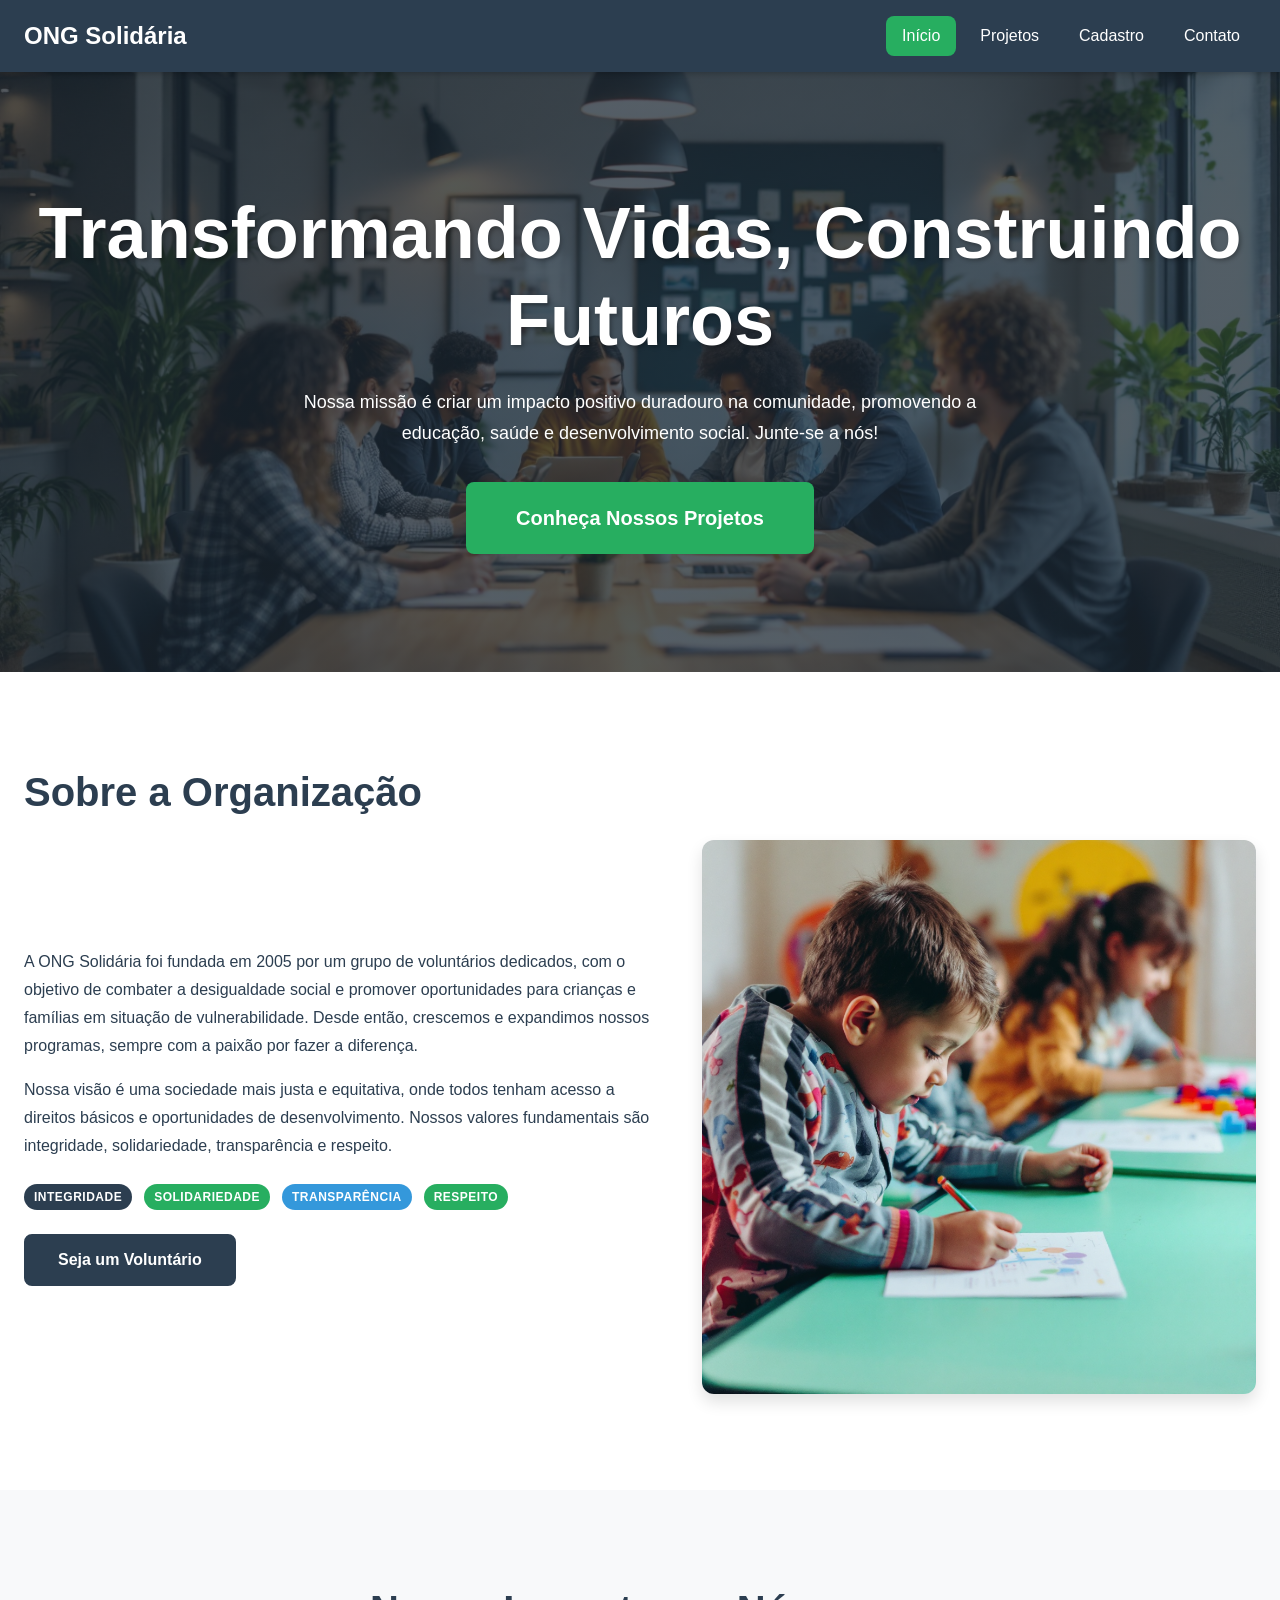
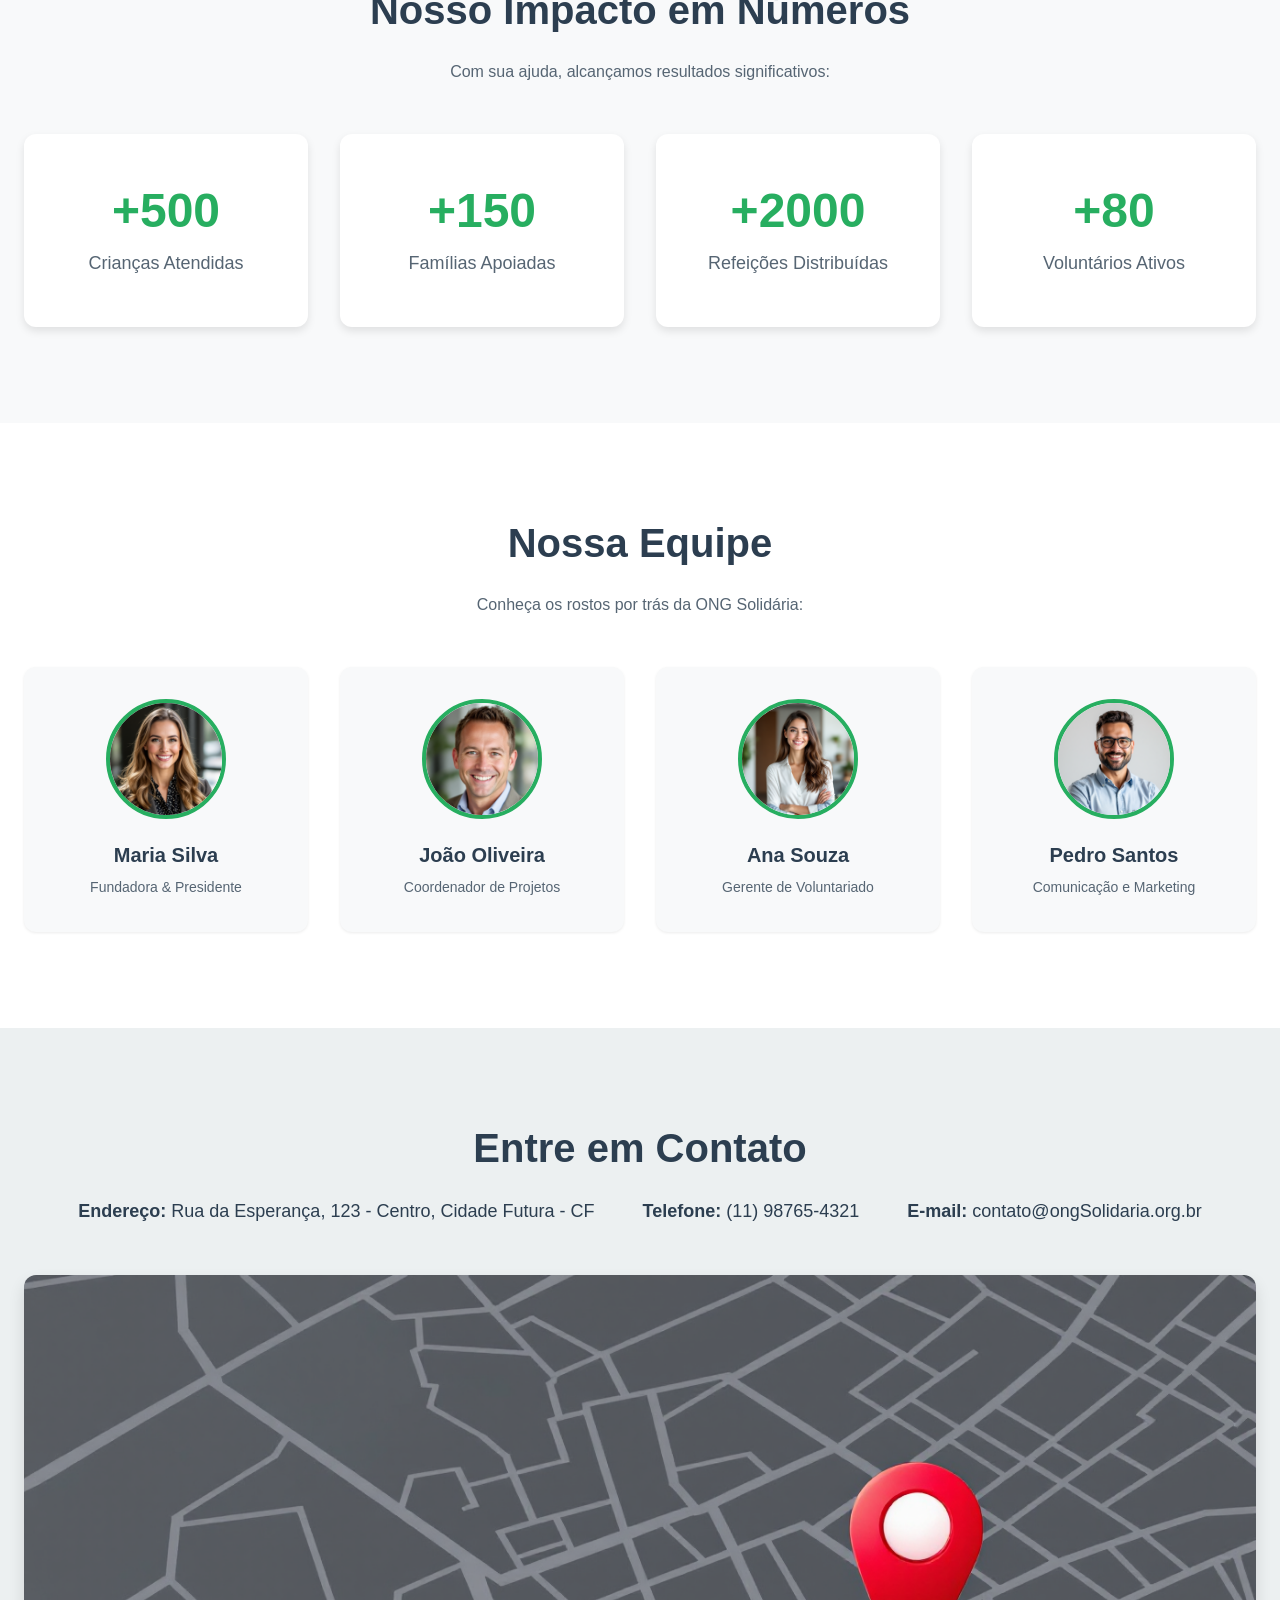
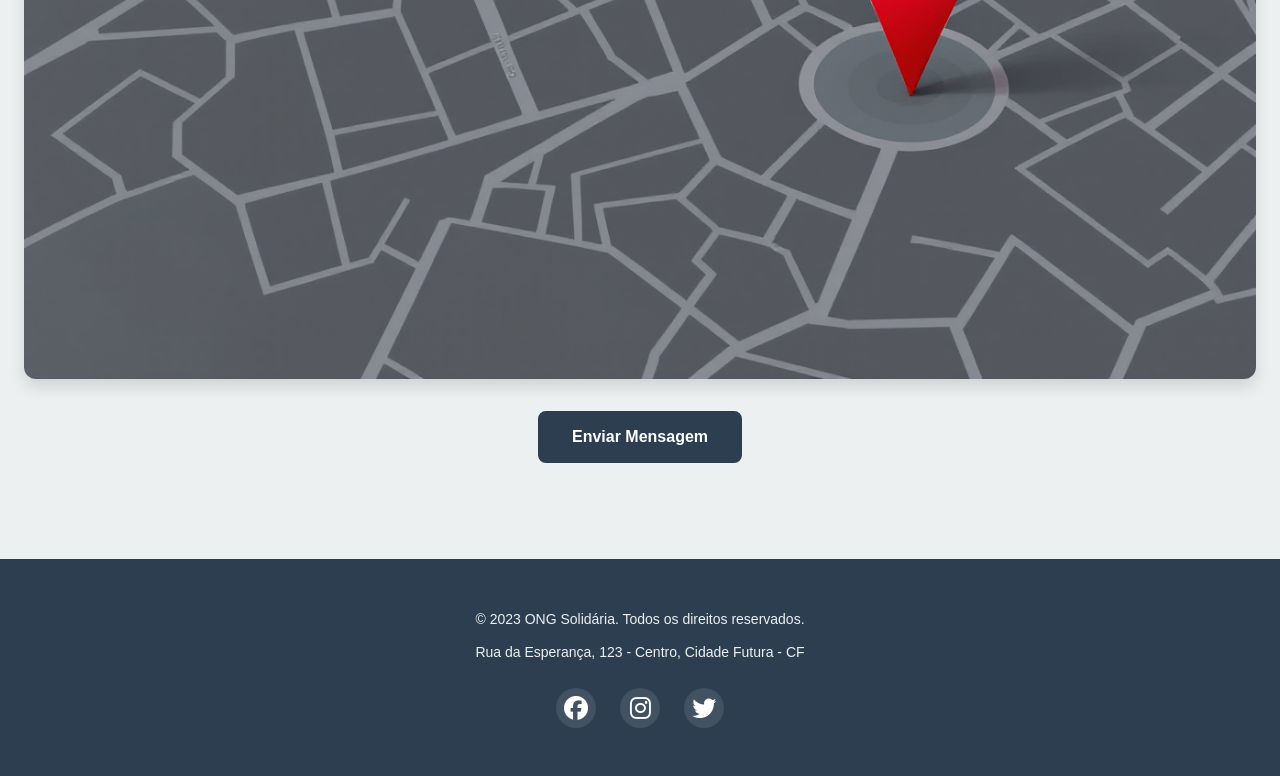
<file: index.html>
<!DOCTYPE html>
<html lang="pt-BR">
  <head>
    <meta charset="UTF-8" />
    <meta name="viewport" content="width=device-width, initial-scale=1.0" />
    <meta
      name="description"
      content="ONG Solidária - Transformando Vidas através de Projetos Sociais. Conheça nossa missão, impacto e como você pode ajudar."
    />
    <meta
      name="keywords"
      content="ONG, organização não governamental, projetos sociais, doação, voluntariado, impacto social, caridade, causas sociais"
    />
    <meta name="author" content="ONG Solidária" />
    <title>ONG Solidária - Transformando Vidas</title>
    <link rel="stylesheet" href="css/style.css" />
    <link
      rel="stylesheet"
      href="https://cdnjs.cloudflare.com/ajax/libs/font-awesome/6.4.0/css/all.min.css"
    />
  </head>
  <body>
    <div class="toast-container" id="toastContainer"></div>
    <div class="overlay" id="overlay"></div>

    <header>
      <div class="container">
        <a href="#/" class="logo">ONG Solidária</a>
        <nav id="mainNav">
          <ul>
            <li><a href="#/" data-route="/">Início</a></li>
            <li>
              <a href="#/projetos" data-route="/projetos">Projetos</a>
              <ul class="dropdown">
                <li><a href="#/projetos#educacao">Educação</a></li>
                <li><a href="#/projetos#saude">Saúde</a></li>
                <li><a href="#/projetos#meio-ambiente">Meio Ambiente</a></li>
                <li><a href="#/projetos#assistencia">Assistência Social</a></li>
              </ul>
            </li>
            <li><a href="#/cadastro" data-route="/cadastro">Cadastro</a></li>
            <li><a href="#/contato" data-route="/contato">Contato</a></li>
          </ul>
        </nav>
        <button class="menu-toggle" id="menuToggle" aria-label="Menu">
          <span></span><span></span><span></span>
        </button>
      </div>
    </header>

    <div class="mobile-menu" id="mobileMenu">
      <ul>
        <li><a href="#/">Início</a></li>
        <li><a href="#/projetos">Projetos</a></li>
        <li><a href="#/projetos#educacao">→ Educação</a></li>
        <li><a href="#/projetos#saude">→ Saúde</a></li>
        <li><a href="#/projetos#meio-ambiente">→ Meio Ambiente</a></li>
        <li><a href="#/projetos#assistencia">→ Assistência Social</a></li>
        <li><a href="#/cadastro">Cadastro</a></li>
        <li><a href="#/contato">Contato</a></li>
      </ul>
    </div>

    <main id="app" aria-live="polite"></main>

    <!-- Modais globais (injetados pelos templates quando necessário) -->
    <div class="modal" id="contactModal" aria-hidden="true"></div>
    <div class="modal" id="projectModal" aria-hidden="true"></div>

    <footer>
      <div class="container">
        <p>&copy; 2023 ONG Solidária. Todos os direitos reservados.</p>
        <p>Rua da Esperança, 123 - Centro, Cidade Futura - CF</p>
        <div class="social-links">
          <a href="https://facebook.com/sua-ong" aria-label="Facebook"
            ><i class="fab fa-facebook"></i
          ></a>
          <a href="https://instagram.com/sua-ong" aria-label="Instagram"
            ><i class="fab fa-instagram"></i
          ></a>
          <a href="https://twitter.com/sua-ong" aria-label="Twitter"
            ><i class="fab fa-twitter"></i
          ></a>
        </div>
      </div>
    </footer>

    <script src="js/core/templates.js"></script>
    <script src="js/core/router.js"></script>
    <script src="js/features/ui/toast.js"></script>
    <script src="js/features/ui/modal.js"></script>
    <script src="js/features/forms/validation.js"></script>
    <script src="js/features/navigation/menu.js"></script>
    <script src="js/features/animations/observer.js"></script>
    <script src="js/app.js"></script>
  </body>
</html>
</file>
<file: css/style.css>
/* ========================================
   SISTEMA DE DESIGN - VARIÁVEIS CSS
   ======================================== */

:root {
  /* Paleta de Cores Primárias */
  --color-primary-dark: #1a252f;
  --color-primary: #2c3e50;
  --color-primary-light: #34495e;

  /* Paleta de Cores Secundárias */
  --color-secondary-dark: #1e8449;
  --color-secondary: #27ae60;
  --color-secondary-light: #52be80;

  /* Cores Neutras */
  --color-white: #ffffff;
  --color-gray-50: #f8f9fa;
  --color-gray-100: #ecf0f1;
  --color-gray-200: #d5dbdb;
  --color-gray-300: #bdc3c7;
  --color-gray-400: #95a5a6;
  --color-gray-500: #7f8c8d;
  --color-gray-600: #566573;
  --color-gray-700: #34495e;
  --color-gray-800: #2c3e50;
  --color-gray-900: #1c2833;

  /* Cores de Feedback */
  --color-success: #27ae60;
  --color-warning: #f39c12;
  --color-error: #e74c3c;
  --color-info: #3498db;

  /* Sistema de Espaçamento Modular */
  --space-xs: 8px;
  --space-sm: 16px;
  --space-md: 24px;
  --space-lg: 32px;
  --space-xl: 48px;
  --space-2xl: 64px;
  --space-3xl: 96px;

  /* Tipografia Hierárquica */
  --font-size-xs: 0.75rem; /* 12px */
  --font-size-sm: 0.875rem; /* 14px */
  --font-size-base: 1rem; /* 16px */
  --font-size-md: 1.125rem; /* 18px */
  --font-size-lg: 1.25rem; /* 20px */
  --font-size-xl: 1.5rem; /* 24px */
  --font-size-2xl: 2rem; /* 32px */
  --font-size-3xl: 2.5rem; /* 40px */
  --font-size-4xl: 3rem; /* 48px */

  /* Pesos de Fonte */
  --font-weight-light: 300;
  --font-weight-normal: 400;
  --font-weight-medium: 500;
  --font-weight-semibold: 600;
  --font-weight-bold: 700;

  /* Alturas de Linha */
  --line-height-tight: 1.2;
  --line-height-normal: 1.5;
  --line-height-relaxed: 1.75;

  /* Bordas e Raios */
  --radius-sm: 4px;
  --radius-md: 8px;
  --radius-lg: 12px;
  --radius-xl: 16px;
  --radius-full: 9999px;

  /* Sombras */
  --shadow-sm: 0 1px 3px rgba(0, 0, 0, 0.08);
  --shadow-md: 0 4px 8px rgba(0, 0, 0, 0.1);
  --shadow-lg: 0 8px 16px rgba(0, 0, 0, 0.12);
  --shadow-xl: 0 12px 24px rgba(0, 0, 0, 0.15);

  /* Transições */
  --transition-fast: 150ms ease-in-out;
  --transition-base: 250ms ease-in-out;
  --transition-slow: 350ms ease-in-out;

  /* Breakpoints (para referência em JS) */
  --breakpoint-xs: 480px;
  --breakpoint-sm: 640px;
  --breakpoint-md: 768px;
  --breakpoint-lg: 1024px;
  --breakpoint-xl: 1280px;
}

/* ========================================
   RESET E CONFIGURAÇÕES GLOBAIS
   ======================================== */

*,
*::before,
*::after {
  margin: 0;
  padding: 0;
  box-sizing: border-box;
}

html {
  scroll-behavior: smooth;
  font-size: 16px;
}

body {
  font-family: -apple-system, BlinkMacSystemFont, "Segoe UI", Roboto,
    "Helvetica Neue", Arial, sans-serif;
  line-height: var(--line-height-normal);
  color: var(--color-gray-800);
  background-color: var(--color-gray-50);
  overflow-x: hidden;
}

img {
  max-width: 100%;
  height: auto;
  display: block;
}

a {
  color: var(--color-secondary);
  text-decoration: none;
  transition: color var(--transition-base);
}

a:hover {
  color: var(--color-secondary-dark);
}

ul {
  list-style: none;
}

button {
  font-family: inherit;
  cursor: pointer;
}

/* ========================================
   SISTEMA DE GRID CUSTOMIZADO (12 COLUNAS)
   ======================================== */

.grid-container {
  display: grid;
  grid-template-columns: repeat(12, 1fr);
  gap: var(--space-md);
  width: 100%;
}

.col-1 {
  grid-column: span 1;
}
.col-2 {
  grid-column: span 2;
}
.col-3 {
  grid-column: span 3;
}
.col-4 {
  grid-column: span 4;
}
.col-5 {
  grid-column: span 5;
}
.col-6 {
  grid-column: span 6;
}
.col-7 {
  grid-column: span 7;
}
.col-8 {
  grid-column: span 8;
}
.col-9 {
  grid-column: span 9;
}
.col-10 {
  grid-column: span 10;
}
.col-11 {
  grid-column: span 11;
}
.col-12 {
  grid-column: span 12;
}

/* ========================================
   TIPOGRAFIA
   ======================================== */

h1,
h2,
h3,
h4,
h5,
h6 {
  color: var(--color-primary);
  line-height: var(--line-height-tight);
  font-weight: var(--font-weight-bold);
  margin-bottom: var(--space-md);
}

h1 {
  font-size: var(--font-size-4xl);
}
h2 {
  font-size: var(--font-size-3xl);
}
h3 {
  font-size: var(--font-size-2xl);
}
h4 {
  font-size: var(--font-size-xl);
}
h5 {
  font-size: var(--font-size-lg);
}
h6 {
  font-size: var(--font-size-md);
}

p {
  margin-bottom: var(--space-sm);
  line-height: var(--line-height-relaxed);
}

.text-xs {
  font-size: var(--font-size-xs);
}
.text-sm {
  font-size: var(--font-size-sm);
}
.text-base {
  font-size: var(--font-size-base);
}
.text-lg {
  font-size: var(--font-size-lg);
}
.text-xl {
  font-size: var(--font-size-xl);
}

/* ========================================
   CONTAINER E LAYOUT
   ======================================== */

.container {
  max-width: 1200px;
  margin: 0 auto;
  padding: 0 var(--space-sm);
}

section {
  padding: var(--space-2xl) 0;
}

/* ========================================
   HEADER E NAVEGAÇÃO
   ======================================== */

header {
  background-color: var(--color-primary);
  color: var(--color-white);
  padding: var(--space-sm) 0;
  position: sticky;
  top: 0;
  z-index: 1000;
  box-shadow: var(--shadow-md);
}

header .container {
  display: flex;
  justify-content: space-between;
  align-items: center;
}

.logo {
  font-size: var(--font-size-xl);
  font-weight: var(--font-weight-bold);
  color: var(--color-white);
  transition: transform var(--transition-base);
}

.logo:hover {
  transform: scale(1.05);
  color: var(--color-white);
}

/* Navegação Desktop */
nav {
  display: none;
}

nav ul {
  display: flex;
  gap: var(--space-xs);
  align-items: center;
}

nav ul li {
  position: relative;
}

nav ul li a {
  color: var(--color-white);
  font-weight: var(--font-weight-medium);
  padding: var(--space-xs) var(--space-sm);
  border-radius: var(--radius-md);
  transition: background-color var(--transition-base);
  display: block;
}

nav ul li a:hover,
nav ul li a.active {
  background-color: var(--color-secondary);
  color: var(--color-white);
}

/* Submenu Dropdown */
nav ul li .dropdown {
  position: absolute;
  top: 100%;
  left: 0;
  background-color: var(--color-white);
  min-width: 200px;
  box-shadow: var(--shadow-lg);
  border-radius: var(--radius-md);
  opacity: 0;
  visibility: hidden;
  transform: translateY(-10px);
  transition: all var(--transition-base);
  margin-top: var(--space-xs);
}

nav ul li:hover .dropdown {
  opacity: 1;
  visibility: visible;
  transform: translateY(0);
}

nav ul li .dropdown li {
  border-bottom: 1px solid var(--color-gray-100);
}

nav ul li .dropdown li:last-child {
  border-bottom: none;
}

nav ul li .dropdown a {
  color: var(--color-gray-700);
  padding: var(--space-sm);
  border-radius: 0;
}

nav ul li .dropdown a:hover {
  background-color: var(--color-gray-50);
  color: var(--color-secondary);
}

/* Menu Hambúrguer Mobile */
.menu-toggle {
  display: flex;
  flex-direction: column;
  gap: 5px;
  background: none;
  border: none;
  cursor: pointer;
  padding: var(--space-xs);
  z-index: 1001;
}

.menu-toggle span {
  width: 25px;
  height: 3px;
  background-color: var(--color-white);
  border-radius: var(--radius-sm);
  transition: all var(--transition-base);
}

.menu-toggle.active span:nth-child(1) {
  transform: rotate(45deg) translate(7px, 7px);
}

.menu-toggle.active span:nth-child(2) {
  opacity: 0;
}

.menu-toggle.active span:nth-child(3) {
  transform: rotate(-45deg) translate(7px, -7px);
}

/* Menu Mobile */
.mobile-menu {
  position: fixed;
  top: 0;
  right: -100%;
  width: 280px;
  height: 100vh;
  background-color: var(--color-primary-light);
  padding: var(--space-2xl) var(--space-md);
  box-shadow: var(--shadow-xl);
  transition: right var(--transition-slow);
  z-index: 999;
  overflow-y: auto;
}

.mobile-menu.active {
  right: 0;
}

.mobile-menu ul {
  display: flex;
  flex-direction: column;
  gap: var(--space-sm);
}

.mobile-menu ul li a {
  color: var(--color-white);
  padding: var(--space-sm);
  display: block;
  border-radius: var(--radius-md);
  font-weight: var(--font-weight-medium);
  transition: background-color var(--transition-base);
}

.mobile-menu ul li a:hover,
.mobile-menu ul li a.active {
  background-color: var(--color-secondary);
}

/* Overlay para menu mobile */
.overlay {
  position: fixed;
  top: 0;
  left: 0;
  width: 100%;
  height: 100%;
  background-color: rgba(0, 0, 0, 0.5);
  opacity: 0;
  visibility: hidden;
  transition: all var(--transition-base);
  z-index: 998;
}

.overlay.active {
  opacity: 1;
  visibility: visible;
}

/* ========================================
   SISTEMA DE BOTÕES
   ======================================== */

.btn {
  display: inline-block;
  background-color: var(--color-secondary);
  color: var(--color-white);
  padding: var(--space-sm) var(--space-lg);
  border-radius: var(--radius-md);
  font-weight: var(--font-weight-semibold);
  text-align: center;
  border: 2px solid transparent;
  cursor: pointer;
  transition: all var(--transition-base);
  font-size: var(--font-size-base);
  line-height: 1;
}

.btn:hover {
  background-color: var(--color-secondary-dark);
  transform: translateY(-2px);
  box-shadow: var(--shadow-md);
  color: var(--color-white);
}

.btn:active {
  transform: translateY(0);
  box-shadow: var(--shadow-sm);
}

.btn:focus {
  outline: none;
  box-shadow: 0 0 0 3px rgba(39, 174, 96, 0.3);
}

.btn:disabled {
  background-color: var(--color-gray-300);
  color: var(--color-gray-500);
  cursor: not-allowed;
  transform: none;
  box-shadow: none;
}

.btn-primary {
  background-color: var(--color-primary);
  border-color: var(--color-primary);
}

.btn-primary:hover {
  background-color: var(--color-primary-dark);
  color: var(--color-white);
}

.btn-primary:focus {
  box-shadow: 0 0 0 3px rgba(44, 62, 80, 0.3);
}

.btn-outline {
  background-color: transparent;
  color: var(--color-secondary);
  border-color: var(--color-secondary);
}

.btn-outline:hover {
  background-color: var(--color-secondary);
  color: var(--color-white);
}

.btn-sm {
  padding: var(--space-xs) var(--space-sm);
  font-size: var(--font-size-sm);
}

.btn-lg {
  padding: var(--space-md) var(--space-xl);
  font-size: var(--font-size-lg);
}

/* ========================================
   BADGES E TAGS
   ======================================== */

.badge {
  display: inline-block;
  padding: 4px 10px;
  border-radius: var(--radius-full);
  font-size: var(--font-size-xs);
  font-weight: var(--font-weight-semibold);
  text-transform: uppercase;
  letter-spacing: 0.5px;
}

.badge-primary {
  background-color: var(--color-primary);
  color: var(--color-white);
}

.badge-secondary {
  background-color: var(--color-secondary);
  color: var(--color-white);
}

.badge-success {
  background-color: var(--color-success);
  color: var(--color-white);
}

.badge-warning {
  background-color: var(--color-warning);
  color: var(--color-white);
}

.badge-error {
  background-color: var(--color-error);
  color: var(--color-white);
}

.badge-info {
  background-color: var(--color-info);
  color: var(--color-white);
}

.badge-light {
  background-color: var(--color-gray-100);
  color: var(--color-gray-700);
}

.tag {
  display: inline-block;
  background-color: var(--color-gray-100);
  color: var(--color-gray-700);
  padding: 6px 12px;
  border-radius: var(--radius-md);
  font-size: var(--font-size-sm);
  font-weight: var(--font-weight-medium);
  margin: 4px;
  transition: all var(--transition-base);
}

.tag:hover {
  background-color: var(--color-secondary);
  color: var(--color-white);
  transform: translateY(-2px);
}

/* ========================================
   COMPONENTES DE FEEDBACK
   ======================================== */

/* Alerts */
.alert {
  padding: var(--space-md);
  border-radius: var(--radius-md);
  margin-bottom: var(--space-md);
  border-left: 4px solid;
  display: flex;
  align-items: flex-start;
  gap: var(--space-sm);
  animation: slideInDown 0.3s ease-out;
}

@keyframes slideInDown {
  from {
    opacity: 0;
    transform: translateY(-20px);
  }
  to {
    opacity: 1;
    transform: translateY(0);
  }
}

.alert-success {
  background-color: #d4edda;
  border-color: var(--color-success);
  color: #155724;
}

.alert-warning {
  background-color: #fff3cd;
  border-color: var(--color-warning);
  color: #856404;
}

.alert-error {
  background-color: #f8d7da;
  border-color: var(--color-error);
  color: #721c24;
}

.alert-info {
  background-color: #d1ecf1;
  border-color: var(--color-info);
  color: #0c5460;
}

.alert .alert-icon {
  font-size: var(--font-size-xl);
  flex-shrink: 0;
}

.alert .alert-content {
  flex: 1;
}

.alert .alert-title {
  font-weight: var(--font-weight-bold);
  margin-bottom: var(--space-xs);
}

.alert .alert-close {
  background: none;
  border: none;
  font-size: var(--font-size-xl);
  cursor: pointer;
  opacity: 0.6;
  transition: opacity var(--transition-base);
  padding: 0;
  line-height: 1;
}

.alert .alert-close:hover {
  opacity: 1;
}

/* Toast Notifications */
.toast-container {
  position: fixed;
  top: var(--space-md);
  right: var(--space-md);
  z-index: 9999;
  display: flex;
  flex-direction: column;
  gap: var(--space-sm);
  max-width: 400px;
}

.toast {
  background-color: var(--color-white);
  padding: var(--space-md);
  border-radius: var(--radius-md);
  box-shadow: var(--shadow-xl);
  display: flex;
  align-items: flex-start;
  gap: var(--space-sm);
  animation: slideInRight 0.3s ease-out;
  border-left: 4px solid;
}

@keyframes slideInRight {
  from {
    opacity: 0;
    transform: translateX(100%);
  }
  to {
    opacity: 1;
    transform: translateX(0);
  }
}

.toast.toast-success {
  border-color: var(--color-success);
}
.toast.toast-warning {
  border-color: var(--color-warning);
}
.toast.toast-error {
  border-color: var(--color-error);
}
.toast.toast-info {
  border-color: var(--color-info);
}

.toast .toast-icon {
  font-size: var(--font-size-xl);
  flex-shrink: 0;
}

.toast.toast-success .toast-icon {
  color: var(--color-success);
}
.toast.toast-warning .toast-icon {
  color: var(--color-warning);
}
.toast.toast-error .toast-icon {
  color: var(--color-error);
}
.toast.toast-info .toast-icon {
  color: var(--color-info);
}

.toast .toast-content {
  flex: 1;
}

.toast .toast-title {
  font-weight: var(--font-weight-bold);
  margin-bottom: 4px;
  color: var(--color-gray-800);
}

.toast .toast-message {
  font-size: var(--font-size-sm);
  color: var(--color-gray-600);
}

.toast .toast-close {
  background: none;
  border: none;
  font-size: var(--font-size-lg);
  cursor: pointer;
  opacity: 0.5;
  transition: opacity var(--transition-base);
  padding: 0;
  line-height: 1;
  color: var(--color-gray-600);
}

.toast .toast-close:hover {
  opacity: 1;
}

/* Modal */
.modal {
  position: fixed;
  top: 0;
  left: 0;
  width: 100%;
  height: 100%;
  background-color: rgba(0, 0, 0, 0.6);
  display: flex;
  align-items: center;
  justify-content: center;
  z-index: 9998;
  opacity: 0;
  visibility: hidden;
  transition: all var(--transition-base);
  padding: var(--space-md);
}

.modal.active {
  opacity: 1;
  visibility: visible;
}

.modal-content {
  background-color: var(--color-white);
  border-radius: var(--radius-lg);
  max-width: 600px;
  width: 100%;
  max-height: 90vh;
  overflow-y: auto;
  box-shadow: var(--shadow-xl);
  transform: scale(0.9);
  transition: transform var(--transition-base);
}

.modal.active .modal-content {
  transform: scale(1);
}

.modal-header {
  padding: var(--space-md) var(--space-lg);
  border-bottom: 1px solid var(--color-gray-200);
  display: flex;
  justify-content: space-between;
  align-items: center;
}

.modal-title {
  font-size: var(--font-size-xl);
  font-weight: var(--font-weight-bold);
  color: var(--color-primary);
  margin: 0;
}

.modal-close {
  background: none;
  border: none;
  font-size: var(--font-size-2xl);
  cursor: pointer;
  color: var(--color-gray-500);
  transition: color var(--transition-base);
  padding: 0;
  line-height: 1;
}

.modal-close:hover {
  color: var(--color-gray-800);
}

.modal-body {
  padding: var(--space-lg);
}

.modal-footer {
  padding: var(--space-md) var(--space-lg);
  border-top: 1px solid var(--color-gray-200);
  display: flex;
  justify-content: flex-end;
  gap: var(--space-sm);
}

/* ========================================
   HERO SECTION
   ======================================== */

.hero {
  background: linear-gradient(rgba(28, 40, 51, 0.75), rgba(28, 40, 51, 0.75)),
    url("../imagens/hero-banner.jpg") no-repeat center center/cover;
  color: var(--color-white);
  text-align: center;
  padding: var(--space-3xl) 0;
  min-height: 500px;
  display: flex;
  align-items: center;
  justify-content: center;
}

.hero h1 {
  color: var(--color-white);
  font-size: var(--font-size-3xl);
  margin-bottom: var(--space-md);
  text-shadow: 2px 2px 4px rgba(0, 0, 0, 0.3);
}

.hero p {
  font-size: var(--font-size-md);
  max-width: 700px;
  margin: 0 auto var(--space-lg);
  line-height: var(--line-height-relaxed);
}

/* ========================================
   SEÇÃO SOBRE
   ======================================== */

.about-section {
  background-color: var(--color-white);
}

.about-section .content {
  display: flex;
  flex-direction: column;
  gap: var(--space-lg);
  align-items: center;
}

.about-section .text-content {
  flex: 1;
}

.about-section img {
  width: 100%;
  max-width: 500px;
  border-radius: var(--radius-lg);
  box-shadow: var(--shadow-lg);
}

/* ========================================
   SEÇÃO DE IMPACTO
   ======================================== */

.impact-section {
  background-color: var(--color-gray-50);
  text-align: center;
}

.impact-section > .container > p {
  max-width: 600px;
  margin: 0 auto var(--space-xl);
  color: var(--color-gray-600);
}

.impact-grid {
  display: grid;
  grid-template-columns: repeat(auto-fit, minmax(200px, 1fr));
  gap: var(--space-lg);
}

.impact-item {
  background-color: var(--color-white);
  padding: var(--space-xl) var(--space-md);
  border-radius: var(--radius-lg);
  box-shadow: var(--shadow-md);
  transition: all var(--transition-base);
}

.impact-item:hover {
  transform: translateY(-8px);
  box-shadow: var(--shadow-xl);
}

.impact-item h3 {
  color: var(--color-secondary);
  font-size: var(--font-size-4xl);
  margin-bottom: var(--space-xs);
  font-weight: var(--font-weight-bold);
}

.impact-item p {
  color: var(--color-gray-600);
  font-size: var(--font-size-md);
  margin: 0;
}

/* ========================================
   SEÇÃO DE EQUIPE
   ======================================== */

.team-section {
  background-color: var(--color-white);
  text-align: center;
}

.team-section > .container > p {
  max-width: 600px;
  margin: 0 auto var(--space-xl);
  color: var(--color-gray-600);
}

.team-grid {
  display: grid;
  grid-template-columns: repeat(auto-fit, minmax(240px, 1fr));
  gap: var(--space-lg);
}

.team-member {
  background-color: var(--color-gray-50);
  padding: var(--space-lg);
  border-radius: var(--radius-lg);
  box-shadow: var(--shadow-sm);
  transition: all var(--transition-base);
}

.team-member:hover {
  box-shadow: var(--shadow-lg);
  transform: translateY(-5px);
}

.team-member img {
  width: 120px;
  height: 120px;
  border-radius: var(--radius-full);
  object-fit: cover;
  margin: 0 auto var(--space-md);
  border: 4px solid var(--color-secondary);
}

.team-member h3 {
  margin-bottom: var(--space-xs);
  color: var(--color-primary);
  font-size: var(--font-size-lg);
}

.team-member p {
  color: var(--color-gray-600);
  font-size: var(--font-size-sm);
  margin: 0;
}

/* ========================================
   SEÇÃO DE CONTATO
   ======================================== */

.contact-section {
  background-color: var(--color-gray-100);
  text-align: center;
}

.contact-info {
  display: flex;
  flex-direction: column;
  gap: var(--space-sm);
  margin-bottom: var(--space-xl);
}

.contact-info p {
  font-size: var(--font-size-md);
  margin: 0;
}

.contact-info a {
  color: var(--color-primary);
  font-weight: var(--font-weight-medium);
}

.contact-map {
  border-radius: var(--radius-lg);
  overflow: hidden;
  box-shadow: var(--shadow-lg);
}

.contact-map img {
  width: 100%;
  height: auto;
}

/* ========================================
   SEÇÃO DE PROJETOS
   ======================================== */

.projects-section {
  background-color: var(--color-gray-50);
}

.projects-section h1 {
  text-align: center;
  margin-bottom: var(--space-md);
}

.projects-section > .container > p {
  text-align: center;
  max-width: 700px;
  margin: 0 auto var(--space-xl);
  color: var(--color-gray-600);
}

.project-grid {
  display: grid;
  grid-template-columns: repeat(auto-fit, minmax(280px, 1fr));
  gap: var(--space-lg);
}

.project-card {
  background-color: var(--color-white);
  border-radius: var(--radius-lg);
  box-shadow: var(--shadow-md);
  overflow: hidden;
  display: flex;
  flex-direction: column;
  transition: all var(--transition-base);
}

.project-card:hover {
  transform: translateY(-8px);
  box-shadow: var(--shadow-xl);
}

.project-card img {
  width: 100%;
  height: 220px;
  object-fit: cover;
}

.project-card-content {
  padding: var(--space-lg);
  flex-grow: 1;
  display: flex;
  flex-direction: column;
}

.project-card h3 {
  font-size: var(--font-size-xl);
  margin-bottom: var(--space-sm);
}

.project-card .category {
  display: inline-block;
  background-color: var(--color-secondary-light);
  color: var(--color-white);
  font-size: var(--font-size-xs);
  font-weight: var(--font-weight-semibold);
  padding: 6px 12px;
  border-radius: var(--radius-full);
  margin-bottom: var(--space-md);
  text-transform: uppercase;
  letter-spacing: 0.5px;
}

.project-card p {
  font-size: var(--font-size-base);
  line-height: var(--line-height-relaxed);
  color: var(--color-gray-600);
  margin-bottom: var(--space-md);
  flex-grow: 1;
}

.project-card .btn {
  align-self: flex-start;
}

/* ========================================
   SEÇÃO VOLUNTÁRIO E DOAÇÃO
   ======================================== */

.volunteer-section,
.donate-section {
  background-color: var(--color-white);
}

.volunteer-section h2,
.donate-section h2 {
  text-align: center;
  margin-bottom: var(--space-lg);
}

.volunteer-section .content,
.donate-section .content {
  display: flex;
  flex-direction: column;
  gap: var(--space-xl);
  align-items: center;
}

.volunteer-section .content > div,
.donate-section .content > div {
  flex: 1;
}

.volunteer-section ol,
.donate-section ul {
  padding-left: var(--space-lg);
  margin-bottom: var(--space-lg);
}

.volunteer-section ol li,
.donate-section ul li {
  margin-bottom: var(--space-md);
  font-size: var(--font-size-md);
  line-height: var(--line-height-relaxed);
  list-style: decimal;
}

.donate-section ul li {
  list-style: disc;
}

.volunteer-section img,
.donate-section img {
  width: 100%;
  max-width: 500px;
  border-radius: var(--radius-lg);
  box-shadow: var(--shadow-lg);
}

.donate-section .content.reversed {
  flex-direction: column;
}

/* ========================================
   FORMULÁRIO DE CADASTRO
   ======================================== */

.registration-form {
  background-color: var(--color-gray-50);
  padding: var(--space-2xl) 0;
}

.registration-form h1 {
  text-align: center;
  margin-bottom: var(--space-md);
}

.registration-form > .container > p {
  text-align: center;
  max-width: 600px;
  margin: 0 auto var(--space-xl);
  color: var(--color-gray-600);
}

.registration-form form {
  max-width: 700px;
  margin: 0 auto;
  padding: var(--space-xl);
  background-color: var(--color-white);
  border-radius: var(--radius-lg);
  box-shadow: var(--shadow-lg);
}

.registration-form fieldset {
  border: 2px solid var(--color-gray-200);
  border-radius: var(--radius-md);
  padding: var(--space-lg);
  margin-bottom: var(--space-lg);
}

.registration-form legend {
  font-weight: var(--font-weight-bold);
  color: var(--color-primary);
  padding: 0 var(--space-sm);
  font-size: var(--font-size-lg);
}

.form-group {
  margin-bottom: var(--space-md);
}

.form-group label {
  display: block;
  margin-bottom: var(--space-xs);
  font-weight: var(--font-weight-semibold);
  color: var(--color-gray-700);
  font-size: var(--font-size-sm);
}

.form-group input[type="text"],
.form-group input[type="email"],
.form-group input[type="tel"],
.form-group input[type="date"],
.form-group select {
  width: 100%;
  padding: var(--space-sm);
  border: 2px solid var(--color-gray-300);
  border-radius: var(--radius-md);
  font-size: var(--font-size-base);
  transition: all var(--transition-base);
  font-family: inherit;
}

.form-group input:focus,
.form-group select:focus {
  border-color: var(--color-secondary);
  outline: none;
  box-shadow: 0 0 0 3px rgba(39, 174, 96, 0.1);
}

.form-group input.error,
.form-group select.error {
  border-color: var(--color-error);
}

.form-group input.success,
.form-group select.success {
  border-color: var(--color-success);
}

.form-group .error-message {
  color: var(--color-error);
  font-size: var(--font-size-xs);
  margin-top: var(--space-xs);
  display: none;
}

.form-group input.error + .error-message,
.form-group select.error + .error-message {
  display: block;
}

.form-actions {
  display: flex;
  justify-content: flex-end;
  gap: var(--space-sm);
  margin-top: var(--space-xl);
}

.form-actions button[type="submit"],
.form-actions button[type="reset"] {
  padding: var(--space-sm) var(--space-xl);
  font-size: var(--font-size-base);
  border-radius: var(--radius-md);
  cursor: pointer;
  font-weight: var(--font-weight-semibold);
  transition: all var(--transition-base);
  border: 2px solid transparent;
}

.form-actions button[type="submit"] {
  background-color: var(--color-secondary);
  color: var(--color-white);
}

.form-actions button[type="submit"]:hover {
  background-color: var(--color-secondary-dark);
  transform: translateY(-2px);
  box-shadow: var(--shadow-md);
}

.form-actions button[type="submit"]:active {
  transform: translateY(0);
}

.form-actions button[type="submit"]:focus {
  outline: none;
  box-shadow: 0 0 0 3px rgba(39, 174, 96, 0.3);
}

.form-actions button[type="reset"] {
  background-color: var(--color-white);
  color: var(--color-gray-700);
  border-color: var(--color-gray-300);
}

.form-actions button[type="reset"]:hover {
  background-color: var(--color-gray-100);
  border-color: var(--color-gray-400);
}

/* ========================================
   FOOTER
   ======================================== */

footer {
  background-color: var(--color-primary);
  color: var(--color-gray-100);
  padding: var(--space-xl) 0;
  text-align: center;
  font-size: var(--font-size-sm);
}

footer p {
  margin-bottom: var(--space-xs);
}

footer .social-links {
  margin-top: var(--space-md);
  display: flex;
  justify-content: center;
  gap: var(--space-md);
}

footer .social-links a {
  color: var(--color-white);
  font-size: var(--font-size-xl);
  transition: all var(--transition-base);
  display: flex;
  align-items: center;
  justify-content: center;
  width: 40px;
  height: 40px;
  border-radius: var(--radius-full);
  background-color: rgba(255, 255, 255, 0.1);
}

footer .social-links a:hover {
  background-color: var(--color-secondary);
  transform: translateY(-3px);
  color: var(--color-white);
}

/* ========================================
   BREAKPOINTS RESPONSIVOS
   ======================================== */

/* Extra Small (480px) */
@media (min-width: 480px) {
  .hero h1 {
    font-size: var(--font-size-4xl);
  }

  .container {
    padding: 0 var(--space-md);
  }
}

/* Small (640px) */
@media (min-width: 640px) {
  .impact-grid {
    grid-template-columns: repeat(2, 1fr);
  }

  .team-grid {
    grid-template-columns: repeat(2, 1fr);
  }

  .project-grid {
    grid-template-columns: repeat(2, 1fr);
  }

  .contact-info {
    flex-direction: row;
    justify-content: center;
    gap: var(--space-xl);
  }
}

/* Medium (768px) */
@media (min-width: 768px) {
  h1 {
    font-size: var(--font-size-4xl);
  }
  h2 {
    font-size: var(--font-size-3xl);
  }

  .menu-toggle {
    display: none;
  }

  nav {
    display: block;
  }

  .hero {
    padding: var(--space-3xl) 0;
    min-height: 600px;
  }

  .about-section .content {
    flex-direction: row;
    text-align: left;
  }

  .about-section img {
    max-width: 45%;
  }

  .volunteer-section .content,
  .donate-section .content {
    flex-direction: row;
    text-align: left;
  }

  .donate-section .content.reversed {
    flex-direction: row-reverse;
  }

  .volunteer-section img,
  .donate-section img {
    max-width: 45%;
  }
}

/* Large (1024px) */
@media (min-width: 1024px) {
  section {
    padding: var(--space-3xl) 0;
  }

  .impact-grid {
    grid-template-columns: repeat(4, 1fr);
  }

  .team-grid {
    grid-template-columns: repeat(4, 1fr);
  }

  .project-grid {
    grid-template-columns: repeat(3, 1fr);
  }
}

/* Extra Large (1280px) */
@media (min-width: 1280px) {
  .container {
    max-width: 1280px;
  }

  .hero h1 {
    font-size: 4.5rem;
  }
}

/* ========================================
   UTILITÁRIOS
   ======================================== */

.text-center {
  text-align: center;
}
.text-left {
  text-align: left;
}
.text-right {
  text-align: right;
}

.mt-xs {
  margin-top: var(--space-xs);
}
.mt-sm {
  margin-top: var(--space-sm);
}
.mt-md {
  margin-top: var(--space-md);
}
.mt-lg {
  margin-top: var(--space-lg);
}
.mt-xl {
  margin-top: var(--space-xl);
}

.mb-xs {
  margin-bottom: var(--space-xs);
}
.mb-sm {
  margin-bottom: var(--space-sm);
}
.mb-md {
  margin-bottom: var(--space-md);
}
.mb-lg {
  margin-bottom: var(--space-lg);
}
.mb-xl {
  margin-bottom: var(--space-xl);
}

.hidden {
  display: none;
}
.visible {
  display: block;
}
</file>
